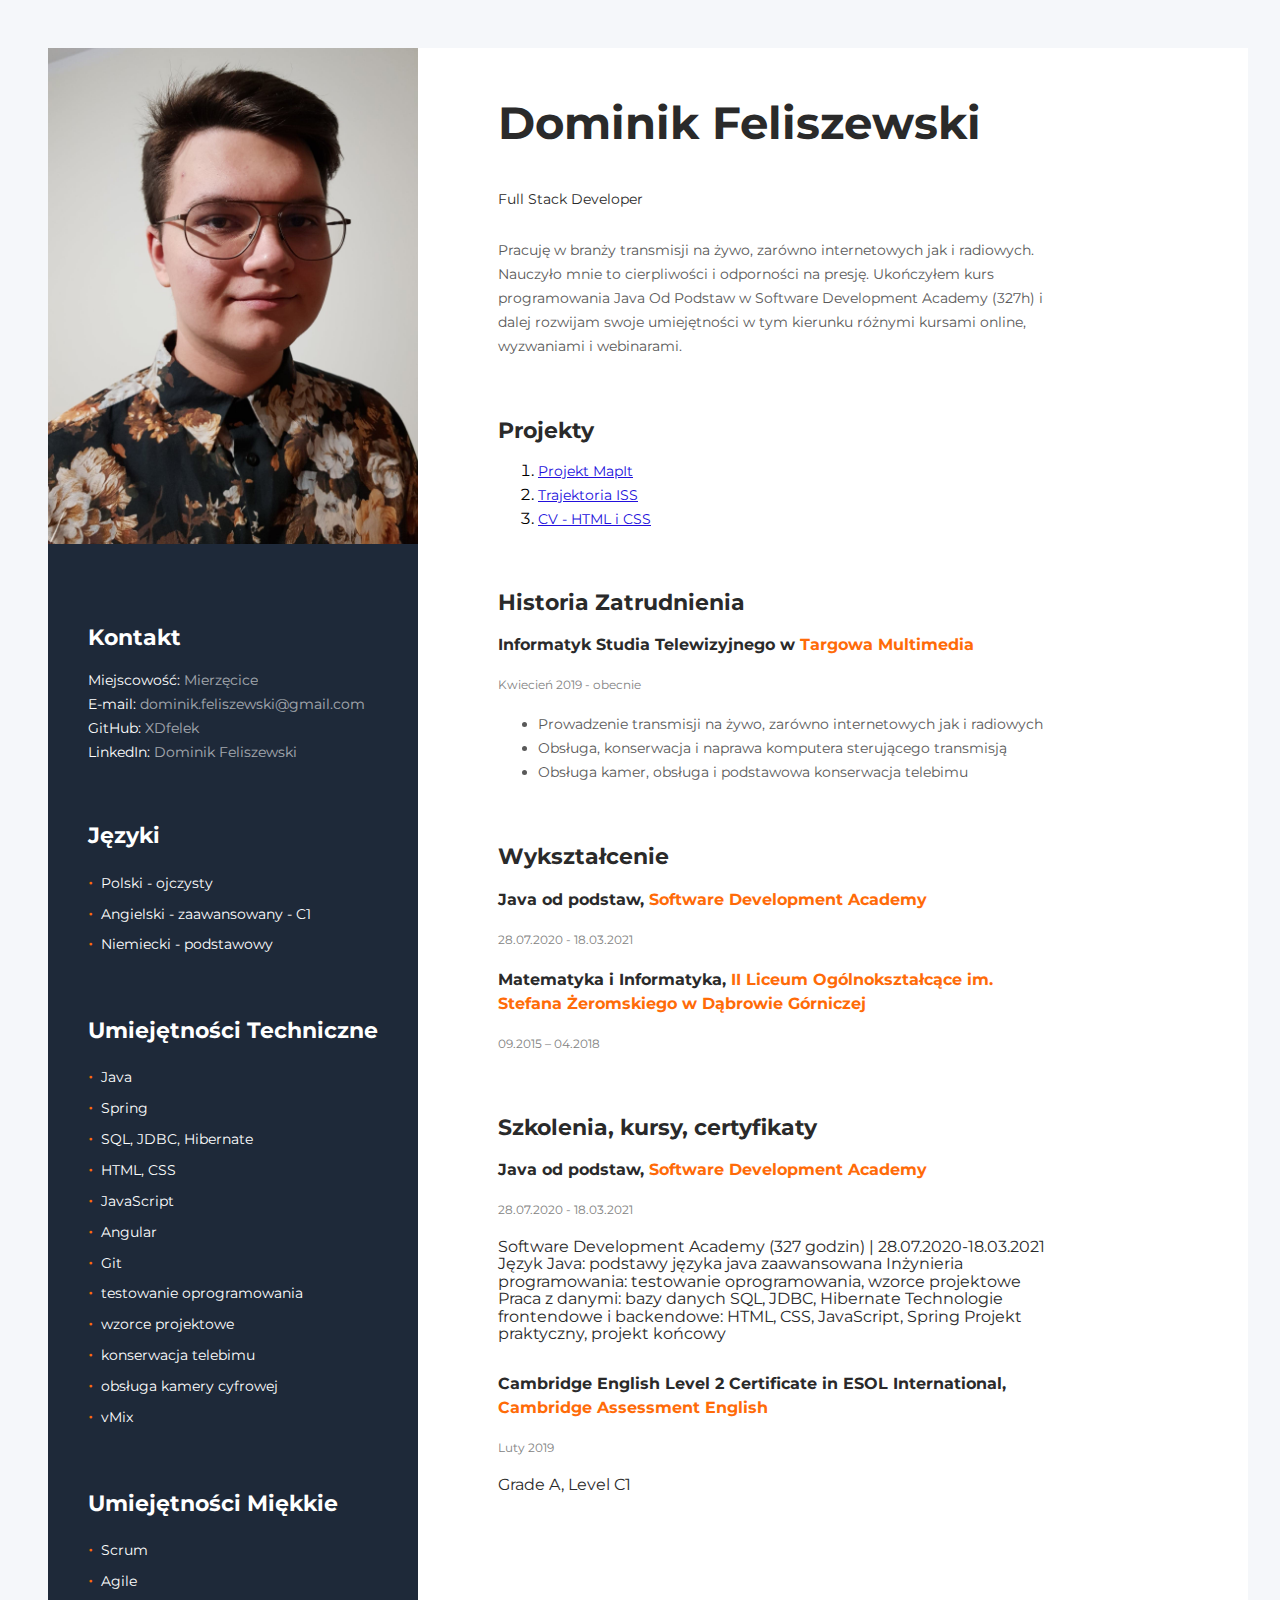
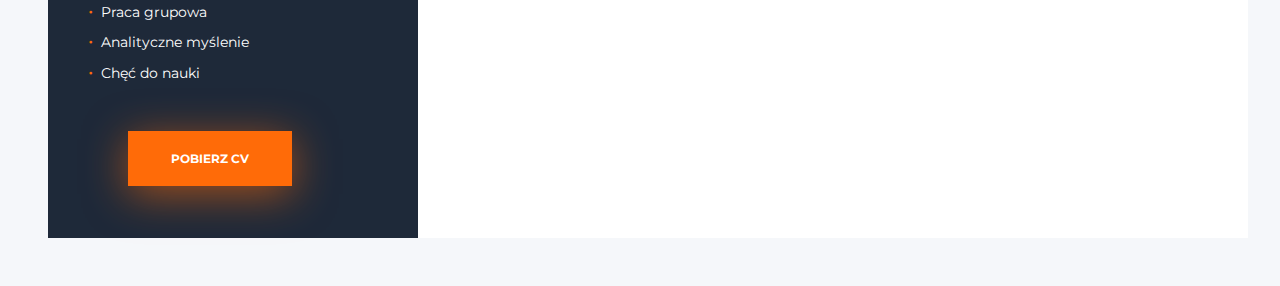
<file: index.html>
<!DOCTYPE html>
<html lang="en">
  <head>
    <meta charset="UTF-8" />
    <meta name="viewport" content="width=device-width, initial-scale=1.0" />
    <title>CV Dominik Feliszewski</title>
    <link rel="stylesheet" href="./css/style.css" />
    <link rel="preconnect" href="https://fonts.gstatic.com" />
    <link
      href="https://fonts.googleapis.com/css2?family=Montserrat&display=swap"
      rel="stylesheet"
    />
    <link
      rel="stylesheet"
      href="https://cdnjs.cloudflare.com/ajax/libs/animate.css/3.7.2/animate.min.css"
    />
  </head>
  <body>
    <div class="container">
      <aside class="left-side">
        <img
          src="./images/photo.jpg"
          alt="photo Dominik Feliszewski"
          width="370"
          class="photo"
        />

        <section class="contacts">
          <h2 class="contacts-title">Kontakt</h2>
          <ul class="contacts-list">
            <li class="contacts-item">
                Miejscowość: 
                <a href="https://goo.gl/maps/P8Q8CfgUUmqbVa7c7" class="contacts-link"
                >Mierzęcice</a
              >
            </li>
          <!--  <li class="contacts-item">
              Telefon:
              <a href="tel:+42" class="contacts-link"
                >+42</a
              >
            </li>
        -->
            <li class="contacts-item">
              E-mail:
              <a href="mailto:dominik.feliszewski@gmail.com" class="contacts-link"
                >dominik.feliszewski@gmail.com</a
              >
            </li>
            <li class="contacts-item">
                GitHub: 
                <a href="https://github.com/XDfelek" class="contacts-link"
                >XDfelek</a
              >
            </li>
            <li class="contacts-item">
                LinkedIn: 
                <a href="https://www.linkedin.com/in/dominik-feliszewski-2190b1207/" class="contacts-link"
                >Dominik Feliszewski</a
              >
            </li>
          </ul>
        </section>

        <section class="skills">
            <h2 class="skills-title">Języki</h2>
            <ul class="skills-list">
              <li class="skills-item">Polski - ojczysty</li>
              <li class="skills-item">Angielski - zaawansowany - C1</li>
              <li class="skills-item">Niemiecki - podstawowy</li>
            </ul>
          </section>

        <section class="skills">
          <h2 class="skills-title">Umiejętności Techniczne</h2>
          <ul class="skills-list">
            <li class="skills-item">Java</li>
            <li class="skills-item">Spring</li>
            <li class="skills-item">SQL, JDBC, Hibernate</li>
            <li class="skills-item">HTML, CSS</li>
            <li class="skills-item">JavaScript</li>
            <li class="skills-item">Angular</li>
            <li class="skills-item">Git</li>
            <li class="skills-item">testowanie oprogramowania</li>
            <li class="skills-item">wzorce projektowe</li>
            <li class="skills-item">konserwacja telebimu</li>
            <li class="skills-item">obsługa kamery cyfrowej</li>
            <li class="skills-item">vMix</li>

          </ul>
        </section>
        <section class="skills">
          <h2 class="skills-title">Umiejętności Miękkie</h2>
          <ul class="skills-list">
            <li class="skills-item">Scrum</li>
            <li class="skills-item">Agile</li>
            <li class="skills-item">Praca grupowa</li>
            <li class="skills-item">Analityczne myślenie</li>
            <li class="skills-item">Chęć do nauki</li>
          </ul>
        </section>
        <section class="widget">
          <a class="widget-link" href="./CV_Dominik_Feliszewski.pdf" download
            >Pobierz CV</a
          >
        </section>
      </aside>
      <div class="right-side">
        <section class="bio">
          <h1 class="bio-title">Dominik Feliszewski</h1>
          <p class="bio-occupation">Full Stack Developer</p>
          <p class="bio-about">
            Pracuję w branży transmisji na żywo, zarówno internetowych jak i radiowych. Nauczyło mnie to cierpliwości i odporności na presję. Ukończyłem kurs programowania Java Od Podstaw w Software Development Academy (327h) i dalej rozwijam swoje umiejętności w tym kierunku różnymi kursami online, wyzwaniami i webinarami.
          </p>
        </section>

        <section class="projects">
          <h2 class="projects-title">Projekty</h2>

          <ol>
            <li>
              <a href="https://github.com/XDfelek/MapIt-Project" class="projects-link">
                Projekt MapIt
              </a>
            </li>
            <li>
              <a href="https://github.com/XDfelek/Trajektoria-ISS" class="projects-link">
                Trajektoria ISS
              </a>
            </li>
            <li>
                <a href="https://github.com/XDfelek/HTML-website-CV" class="projects-link">
                  CV - HTML i CSS
                </a>
            </li>
          </ol>
        </section>
        <section class="jobs">
          <h2 class="jobs-title">Historia Zatrudnienia</h2>

          <h3 class="jobs-occupation">
            Informatyk Studia Telewizyjnego w 
            <span class="accent">Targowa Multimedia</span>
          </h3>

          <p class="jobs-time">Kwiecień 2019 - obecnie</p>

          <ul class="experience">
            <li class="experience-item">Prowadzenie transmisji na żywo, zarówno internetowych jak i radiowych</li>
            <li class="experience-item">Obsługa, konserwacja i naprawa komputera sterującego transmisją</li>
            <li class="experience-item">Obsługa kamer, obsługa i podstawowa konserwacja telebimu</li>
          </ul>
        </section>
        <section class="education">
          <h2 class="education-title">Wykształcenie</h2>

          <h3 class="education-degree">
            Java od podstaw, 
            <span class="accent">Software Development Academy</span>
          </h3>
          <p class="education-time">28.07.2020 - 18.03.2021</p>

          <h3 class="education-degree">
            Matematyka i Informatyka, <span class="accent">II Liceum Ogólnokształcące im. Stefana Żeromskiego w Dąbrowie Górniczej</span>
          </h3>
          <p class="education-time">09.2015 – 04.2018</p>
        </section>

        <section class="education">
            <h2 class="education-title">Szkolenia, kursy, certyfikaty</h2>
  
            <h3 class="education-degree">
                Java od podstaw, 
              <span class="accent">Software Development Academy</span>
            </h3>
            <p class="education-time">28.07.2020 - 18.03.2021</p>
            <p class="education-description">Software Development Academy (327 godzin) | 28.07.2020-18.03.2021
                Język Java: podstawy języka java zaawansowana
                Inżynieria programowania: testowanie oprogramowania, wzorce projektowe
                Praca z danymi: bazy danych SQL, JDBC, Hibernate
                Technologie frontendowe i backendowe: HTML, CSS, JavaScript, Spring
                Projekt praktyczny, projekt końcowy</p>

            <h3 class="education-degree">
              Cambridge English Level 2 Certificate in ESOL International,  <span class="accent">Cambridge Assessment English</span>
            </h3>
            <p class="education-time">Luty 2019</p>
            <p class="education-description">Grade A, Level C1</p>

          </section>
      </div>
    </div>
  </body>
</html>
</file>
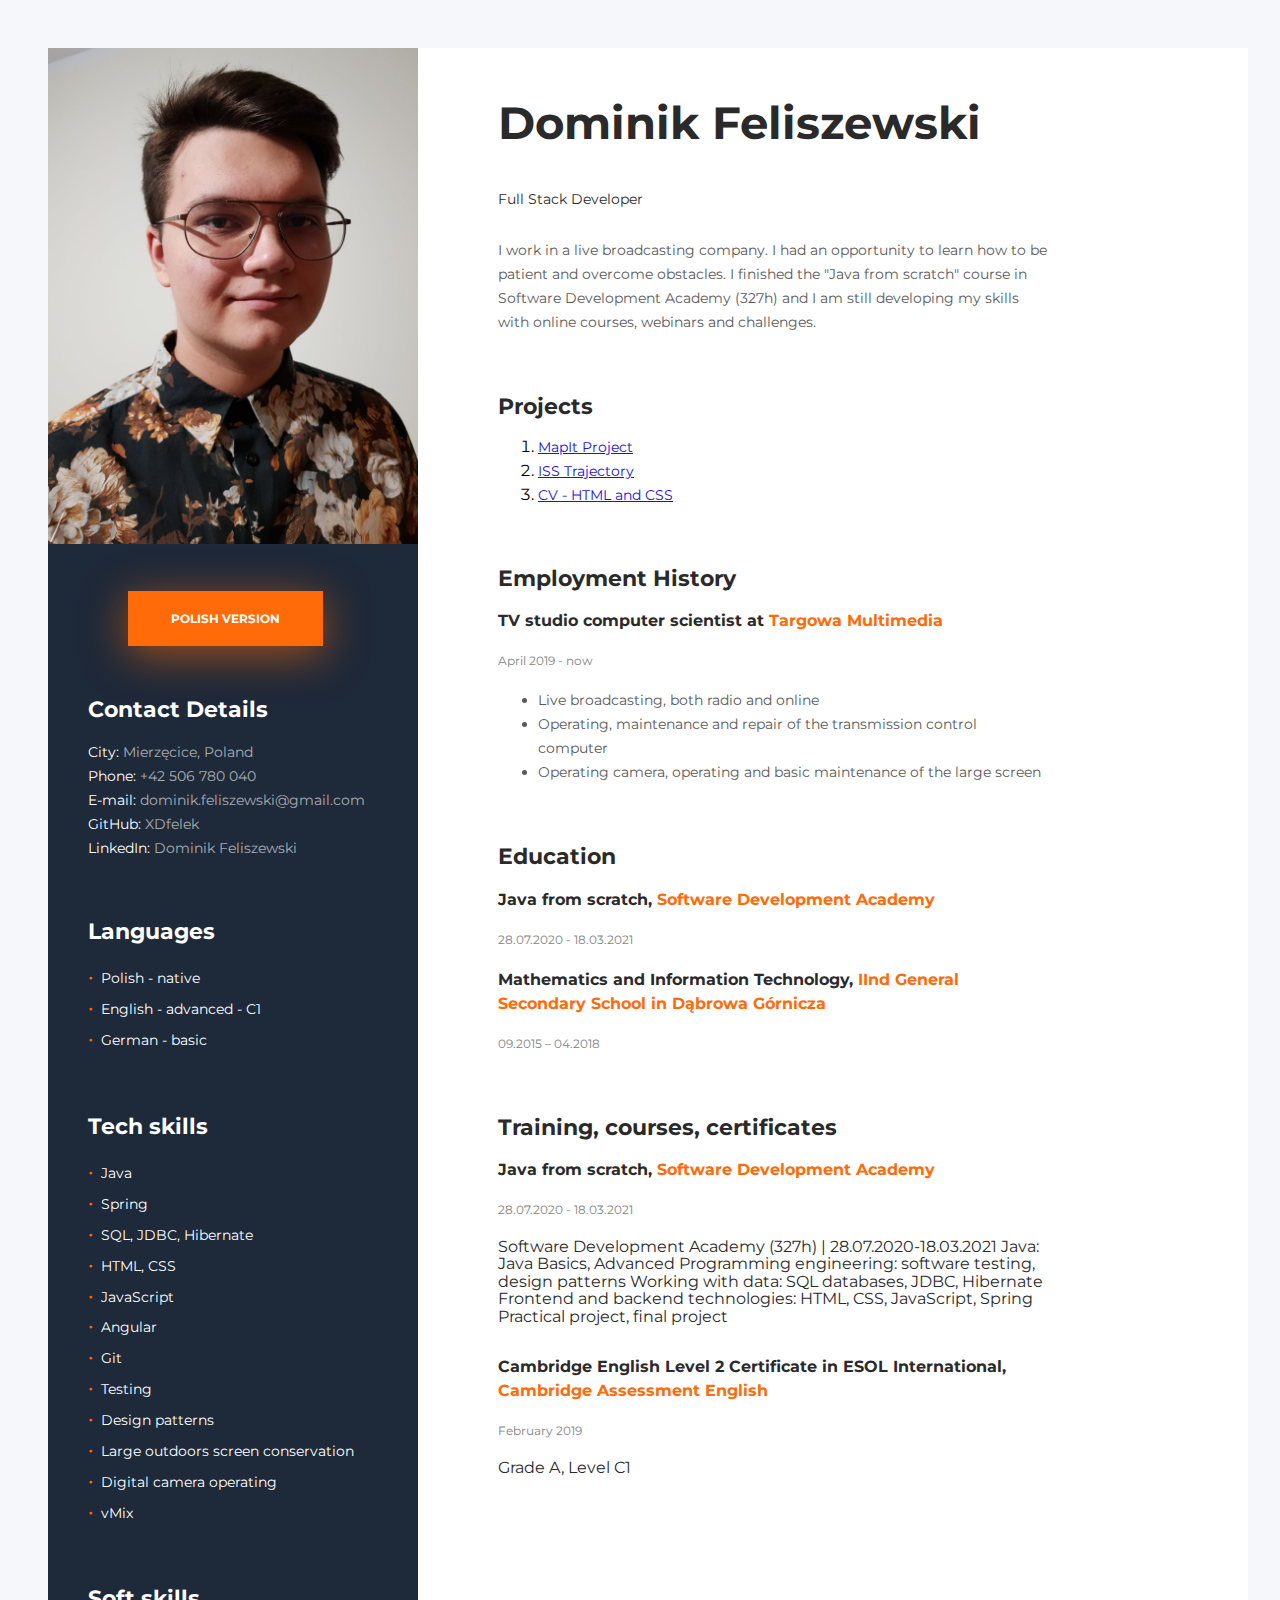
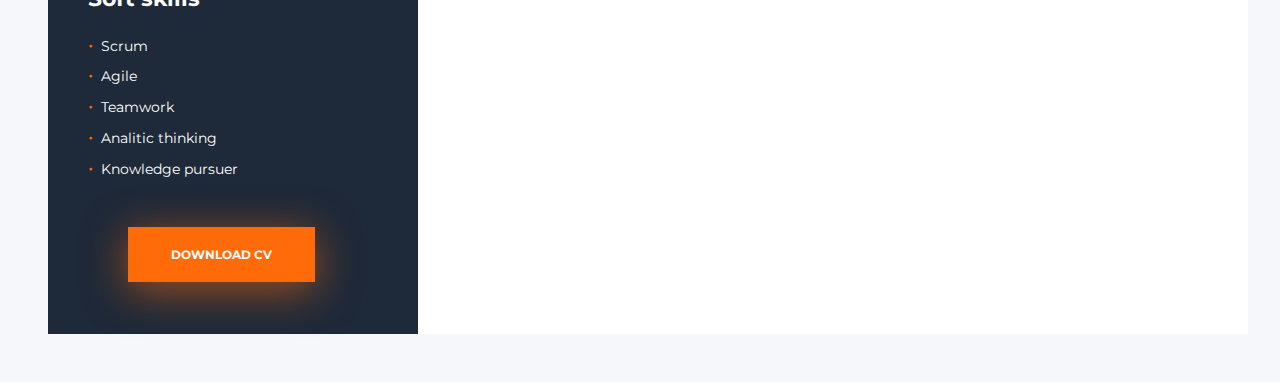
<file: indexEnglish.html>
<!DOCTYPE html>
<html lang="en">
  <head>
    <meta charset="UTF-8" />
    <meta name="viewport" content="width=device-width, initial-scale=1.0" />
    <title>CV Dominik Feliszewski</title>
    <link rel="stylesheet" href="./css/style.css" />
    <link rel="preconnect" href="https://fonts.gstatic.com" />
    <link
      href="https://fonts.googleapis.com/css2?family=Montserrat&display=swap"
      rel="stylesheet"
    />
    <link
      rel="stylesheet"
      href="https://cdnjs.cloudflare.com/ajax/libs/animate.css/3.7.2/animate.min.css"
    />
  </head>
  <body>
    <div class="container">
      <aside class="left-side">
        <img
          src="./images/photo.jpg"
          alt="photo Dominik Feliszewski"
          width="370"
          class="photo"
        />

        <div class="widget">
            <a href="index.html" class="widget-link">Polish Version</a>
          </div>

        <section class="contacts">
          <h2 class="contacts-title">Contact Details</h2>
          <ul class="contacts-list">
            <li class="contacts-item">
                City: 
                <a href="https://goo.gl/maps/P8Q8CfgUUmqbVa7c7" class="contacts-link"
                >Mierzęcice, Poland</a
              >
            </li>
            <li class="contacts-item">
              Phone:
              <a href="tel:+42506780040" class="contacts-link"
                >+42 506 780 040</a
              >
            </li>
            <li class="contacts-item">
              E-mail:
              <a href="mailto:dominik.feliszewski@gmail.com" class="contacts-link"
                >dominik.feliszewski@gmail.com</a
              >
            </li>
            <li class="contacts-item">
                GitHub: 
                <a href="https://github.com/XDfelek" class="contacts-link"
                >XDfelek</a
              >
            </li>
            <li class="contacts-item">
                LinkedIn: 
                <a href="https://www.linkedin.com/in/dominik-feliszewski-2190b1207/" class="contacts-link"
                >Dominik Feliszewski</a
              >
            </li>
          </ul>
        </section>

        <section class="skills">
            <h2 class="skills-title">Languages</h2>
            <ul class="skills-list">
              <li class="skills-item">Polish - native</li>
              <li class="skills-item">English - advanced - C1</li>
              <li class="skills-item">German - basic</li>
            </ul>
          </section>

        <section class="skills">
          <h2 class="skills-title">Tech skills</h2>
          <ul class="skills-list">
            <li class="skills-item">Java</li>
            <li class="skills-item">Spring</li>
            <li class="skills-item">SQL, JDBC, Hibernate</li>
            <li class="skills-item">HTML, CSS</li>
            <li class="skills-item">JavaScript</li>
            <li class="skills-item">Angular</li>
            <li class="skills-item">Git</li>
            <li class="skills-item">Testing</li>
            <li class="skills-item">Design patterns</li>
            <li class="skills-item">Large outdoors screen conservation</li>
            <li class="skills-item">Digital camera operating</li>
            <li class="skills-item">vMix</li>

          </ul>
        </section>
        <section class="skills">
          <h2 class="skills-title">Soft skills</h2>
          <ul class="skills-list">
            <li class="skills-item">Scrum</li>
            <li class="skills-item">Agile</li>
            <li class="skills-item">Teamwork</li>
            <li class="skills-item">Analitic thinking</li>
            <li class="skills-item">Knowledge pursuer</li>
          </ul>
        </section>
        <section class="widget">
          <a class="widget-link" href="./CV_Dominik_Feliszewski_ENG.pdf" download
            >Download CV</a
          >
        </section>
      </aside>
      <div class="right-side">
        <section class="bio">
          <h1 class="bio-title">Dominik Feliszewski</h1>
          <p class="bio-occupation">Full Stack Developer</p>
          <p class="bio-about">
            I work in a live broadcasting company. I had an opportunity to learn how to be patient and overcome obstacles. I finished the "Java from scratch" course in Software Development Academy (327h) and I am still developing my skills with online courses, webinars and challenges.
          </p>
        </section>

        <section class="projects">
          <h2 class="projects-title">Projects</h2>

          <ol>
            <li>
              <a href="https://github.com/XDfelek/MapIt-Project" class="projects-link">
                MapIt Project
              </a>
            </li>
            <li>
              <a href="https://github.com/XDfelek/Trajektoria-ISS" class="projects-link">
                ISS Trajectory
              </a>
            </li>
            <li>
                <a href="https://github.com/XDfelek/HTML-website-CV" class="projects-link">
                  CV - HTML and CSS
                </a>
            </li>
          </ol>
        </section>
        <section class="jobs">
          <h2 class="jobs-title">Employment History</h2>

          <h3 class="jobs-occupation">
            TV studio computer scientist at 
            <span class="accent">Targowa Multimedia</span>
          </h3>

          <p class="jobs-time">April 2019 - now</p>

          <ul class="experience">
            <li class="experience-item">Live broadcasting, both radio and online</li>
            <li class="experience-item">Operating, maintenance and repair of the transmission control computer</li>
            <li class="experience-item">Operating camera, operating and basic maintenance of the large screen</li>
          </ul>
        </section>
        <section class="education">
          <h2 class="education-title">Education</h2>

          <h3 class="education-degree">
            Java from scratch, 
            <span class="accent">Software Development Academy</span>
          </h3>
          <p class="education-time">28.07.2020 - 18.03.2021</p>

          <h3 class="education-degree">
            Mathematics and Information Technology, <span class="accent">IInd General Secondary School in Dąbrowa Górnicza</span>
          </h3>
          <p class="education-time">09.2015 – 04.2018</p>
        </section>

        <section class="education">
            <h2 class="education-title">Training, courses, certificates</h2>
  
            <h3 class="education-degree">
                Java from scratch, 
              <span class="accent">Software Development Academy</span>
            </h3>
            <p class="education-time">28.07.2020 - 18.03.2021</p>
            <p class="education-description">Software Development Academy (327h) | 28.07.2020-18.03.2021
                Java: Java Basics, Advanced
                Programming engineering: software testing, design patterns
                Working with data: SQL databases, JDBC, Hibernate
                Frontend and backend technologies: HTML, CSS, JavaScript, Spring
                Practical project, final project</p>

            <h3 class="education-degree">
              Cambridge English Level 2 Certificate in ESOL International,  <span class="accent">Cambridge Assessment English</span>
            </h3>
            <p class="education-time">February 2019</p>
            <p class="education-description">Grade A, Level C1</p>

          </section>
      </div>
    </div>
  </body>
</html>
</file>
<file: css/style.css>
body {
  background-color: #f5f7fa;
  padding: 40px;
  font-family: 'Montserrat', sans-serif;
}
.container {
  display: flex;
  width: 1200px;
  margin-left: auto;
  margin-right: auto;

  background-color: #fff;
}

.bio,
.projects,
.jobs,
.education {
  margin-bottom: 60px;
}

.right-side {
  width: 830px;
  padding-left: 80px;
  padding-right: 200px;
  padding-bottom: 68px;
}

.bio-title {
  font-size: 45px;
  line-height: 2;
  margin-bottom: 20px;
}

.bio-occupation {
  margin-bottom: 27px;
}

.bio-title,
.bio-occupation {
  color: #2a2a2a;
}

.bio-occupation,
.bio-about {
  font-size: 14px;
  line-height: 1.714;
}

.bio-about {
  color: #595959;
}

.projects-title {
  margin-bottom: 14px;
  color: #2a2a2a;
  font-size: 22px;
  line-height: 24px;
}

.projects-link {
  color: #220fdc;
  font-size: 14px;
  line-height: 24px;
}

.projects-link:hover {
  color: #ff6b08;
}

.jobs-title,
.education-title {
  color: #2a2a2a;
  font-size: 22px;
  line-height: 1.091;
}

.jobs-occupation,
.education-degree {
  color: #2a2a2a;
  font-size: 16px;
  line-height: 1.5;
}

.jobs-time,
.education-time {
  color: #828282;
  font-size: 12px;
  line-height: 2;
}

.education-description {
    color: #2a2a2a;
    size: 12px;
    line-height: 1.091;
    margin-bottom: 30px;
}

.experience-item {
  color: #595959;
  font-size: 14px;
  line-height: 1.714;
}

.accent {
  color: #ff6b08;
}

/* ========= left-side ========= */

.language-change {
  text-align: center;
  font-size: 30px;
  margin-bottom: 60px;
  color: #ff6b08;
  text-decoration: none;
}

.language-change:hover {
 text-decoration: underline;  
}

.left-side {
  width: 370px;
  background-color: #1e2939;
  color: #fff;
}

.skills-title {
  font-size: 22px;
  line-height: 1.091;
}

.skills-item {
  font-size: 14px;
  line-height: 1.714;
}

.skills-list {
  list-style: none;
  padding-left: 0;
}

.skills-item::before {
  content: '\2022';
  margin-right: 8px;
  color: #ff6b08;
  font-size: 18px;
}

.photo {
  width: 370px;
}

.photo {
  margin-bottom: 60px;
}

.widget {
  margin-bottom: 30px;
  margin-left: 40px;
}

.contacts,
.skills
{
  margin-bottom: 60px;
}

.contacts,
.skills
{
  padding-left: 40px;
}

.contacts-title,
.skills-title {
  color: #ffffff;
  font-family: Montserrat;
  font-size: 22px;
  font-weight: 700;
  line-height: 24px;
}

.contacts-list {
  list-style: none;
  padding-left: 0;
}

.contacts-item {
  font-size: 14px;
  font-weight: 400;
  line-height: 24px;
  color: #ffffff;
}

.contacts-link {
  opacity: 0.6;
  color: #ffffff;
  text-decoration: none;
}

.contacts-link:hover {
  opacity: 1;
  text-decoration: underline;
}

.widget-link {
  color: #fff;
  background-color: #ff6b08;
  padding-top: 20px;
  padding-right: 43px;
  padding-bottom: 20px;
  padding-left: 43px;
  text-decoration: none;
  text-transform: uppercase;
  font-size: 12px;
  font-weight: bold;
}

.widget {
  padding-left: 40px;
  min-height: 60px;
}
.widget-link {
  padding-top: 20px;
  padding-right: 43px;
  padding-bottom: 20px;
  padding-left: 43px;

  text-decoration: none;
  text-transform: uppercase;
  font-size: 12px;
  font-weight: bold;
  line-height: 1;

  color: #fff;
  background-color: #ff6b08;
  box-shadow: 0px 8px 43px 0px rgba(255, 107, 8, 0.588);
}

.widget-link:hover {
  box-shadow: 0px 8px 23px 0px #ff6b0896;
}

.widget-link:active {
  box-shadow: inset 0px 2px 5px 0px #ff6b0896;
}

.photo:hover {
  animation: swing 1s;
}

.widget:hover {
  animation: heartBeat 1s;
}
</file>
